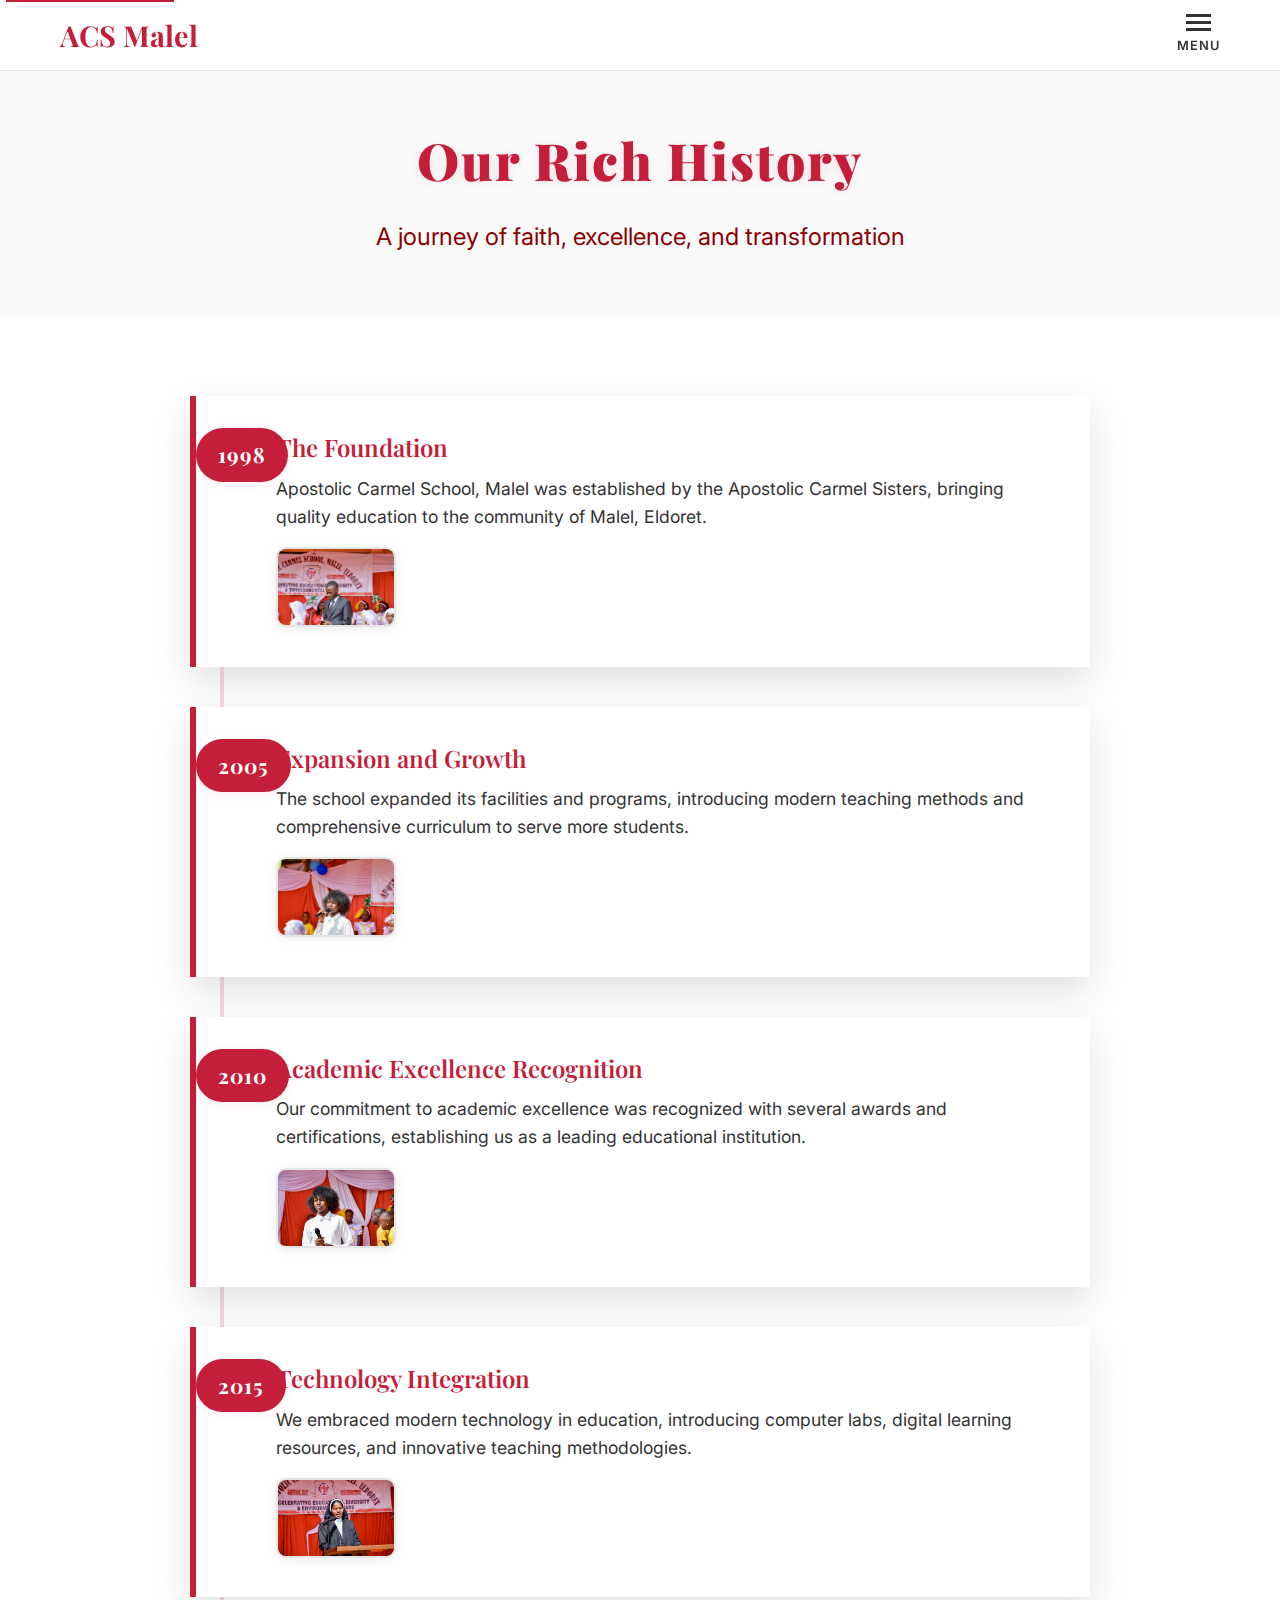
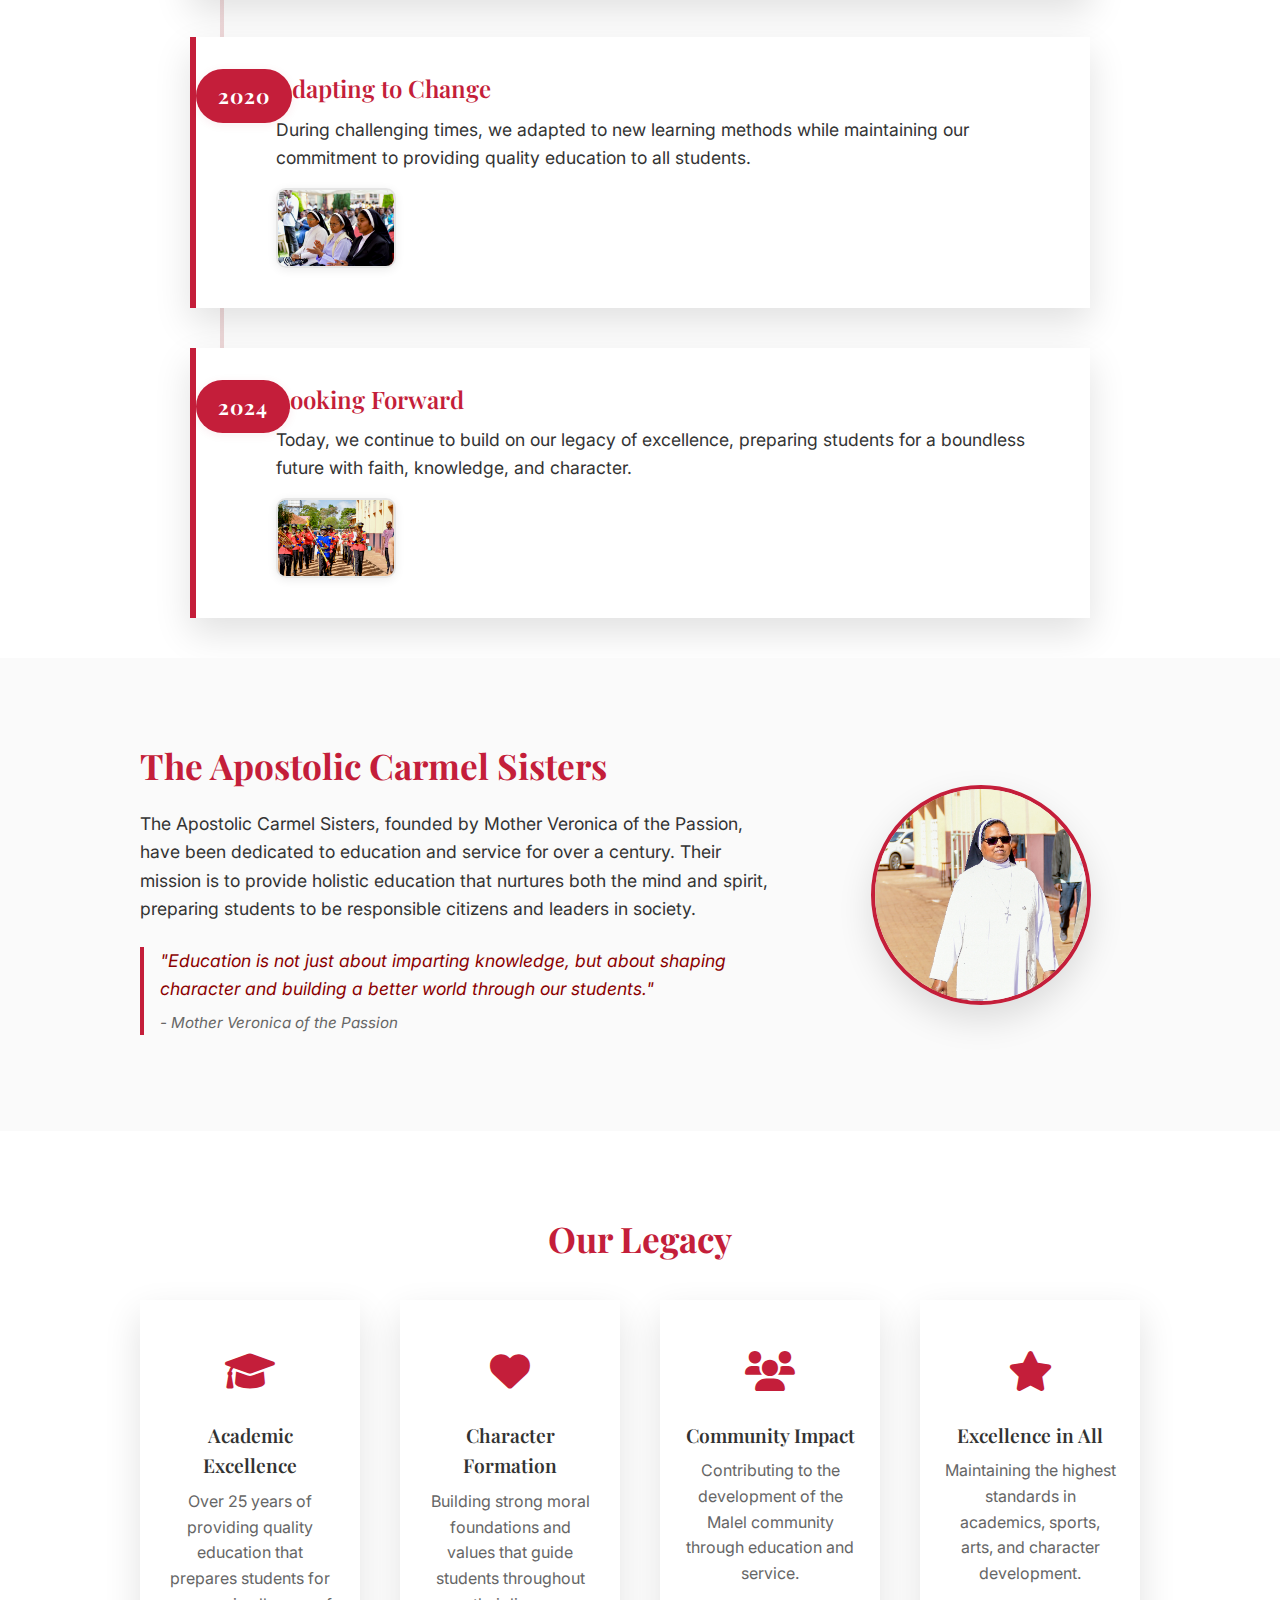
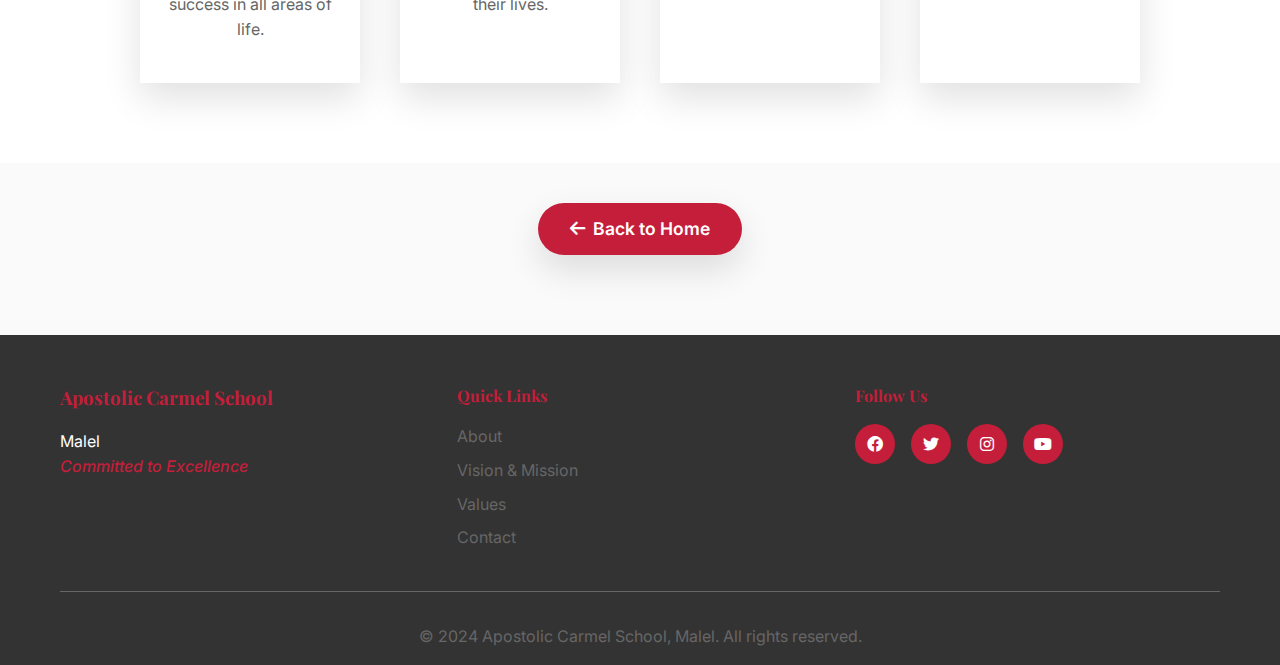
<file: history.html>
<!DOCTYPE html>
<html lang="en">
<head>
    <meta charset="UTF-8">
    <meta name="viewport" content="width=device-width, initial-scale=1.0">
    <title>Our History - Apostolic Carmel School, Malel</title>
    <link rel="stylesheet" href="css/styles.css">
    <link rel="preconnect" href="https://fonts.googleapis.com">
    <link rel="preconnect" href="https://fonts.gstatic.com" crossorigin>
    <link href="https://fonts.googleapis.com/css2?family=Playfair+Display:wght@400;600;700&family=Inter:wght@300;400;500;600;700&display=swap" rel="stylesheet">
    <link rel="stylesheet" href="https://cdnjs.cloudflare.com/ajax/libs/font-awesome/6.0.0/css/all.min.css">
</head>
<body>
    <!-- Navigation -->
    <nav class="navbar" id="navbar">
        <div class="nav-container">
            <div class="nav-logo">
                <h2>ACS Malel</h2>
            </div>
            <div class="hamburger-container">
                <div class="hamburger" id="hamburger">
                    <span class="bar"></span>
                    <span class="bar"></span>
                    <span class="bar"></span>
                </div>
                <span class="menu-label">MENU</span>
            </div>
        </div>
    </nav>

    <!-- Full-screen Navigation Overlay -->
    <div class="nav-overlay" id="nav-overlay">
        <div class="nav-overlay-content">
            <div class="nav-overlay-header">
                <h2>Apostolic Carmel School</h2>
                <p>Malel - Committed to Excellence</p>
            </div>
            <div class="nav-overlay-menu">
                <a href="index.html" class="nav-overlay-link">Home</a>
                <a href="index.html#about" class="nav-overlay-link">About Us</a>
                <a href="index.html#vision" class="nav-overlay-link">Vision & Mission</a>
                <a href="index.html#values" class="nav-overlay-link">Our Values</a>
                <a href="index.html#ac-stamp" class="nav-overlay-link">AC Stamp</a>
                <a href="index.html#carousel" class="nav-overlay-link">Gallery</a>
                <a href="index.html#highlight" class="nav-overlay-link">Educational Experience</a>
                <a href="index.html#news-events" class="nav-overlay-link">News & Events</a>
                <a href="index.html#contact" class="nav-overlay-link">Contact</a>
            </div>
            <div class="nav-overlay-school-levels">
                <h3 class="school-levels-title">School Levels</h3>
                <div class="school-levels-links">
                    <a href="#pre-primary" class="school-level-link">Pre-Primary</a>
                    <a href="#primary" class="school-level-link">Primary</a>
                    <a href="#junior-school" class="school-level-link">Junior School</a>
                </div>
            </div>
            <div class="nav-overlay-footer">
                <div class="contact-info">
                    <p>Malel, Eldoret</p>
                    <p>+254-731-051-100</p>
                    <p>info@acsmalel.edu</p>
                </div>
            </div>
        </div>
    </div>

    <!-- History Hero Section -->
    <section class="history-hero">
        <div class="history-hero-content">
            <h1 class="history-title">Our Rich History</h1>
            <p class="history-subtitle">A journey of faith, excellence, and transformation</p>
        </div>
    </section>

    <!-- Timeline Section -->
    <section class="timeline-section">
        <div class="container">
            <div class="timeline-container">
                <div class="timeline-item">
                    <div class="timeline-year">1998</div>
                    <div class="timeline-content">
                        <h3>The Foundation</h3>
                        <p>Apostolic Carmel School, Malel was established by the Apostolic Carmel Sisters, bringing quality education to the community of Malel, Eldoret.</p>
                        <div class="timeline-image">
                            <img src="media/img-114.jpg" alt="School Foundation">
                        </div>
                    </div>
                </div>

                <div class="timeline-item">
                    <div class="timeline-year">2005</div>
                    <div class="timeline-content">
                        <h3>Expansion and Growth</h3>
                        <p>The school expanded its facilities and programs, introducing modern teaching methods and comprehensive curriculum to serve more students.</p>
                        <div class="timeline-image">
                            <img src="media/img-115.jpg" alt="School Expansion">
                        </div>
                    </div>
                </div>

                <div class="timeline-item">
                    <div class="timeline-year">2010</div>
                    <div class="timeline-content">
                        <h3>Academic Excellence Recognition</h3>
                        <p>Our commitment to academic excellence was recognized with several awards and certifications, establishing us as a leading educational institution.</p>
                        <div class="timeline-image">
                            <img src="media/img-116.jpg" alt="Academic Recognition">
                        </div>
                    </div>
                </div>

                <div class="timeline-item">
                    <div class="timeline-year">2015</div>
                    <div class="timeline-content">
                        <h3>Technology Integration</h3>
                        <p>We embraced modern technology in education, introducing computer labs, digital learning resources, and innovative teaching methodologies.</p>
                        <div class="timeline-image">
                            <img src="media/img-131.jpg" alt="Technology Integration">
                        </div>
                    </div>
                </div>

                <div class="timeline-item">
                    <div class="timeline-year">2020</div>
                    <div class="timeline-content">
                        <h3>Adapting to Change</h3>
                        <p>During challenging times, we adapted to new learning methods while maintaining our commitment to providing quality education to all students.</p>
                        <div class="timeline-image">
                            <img src="media/img-259.jpg" alt="Adaptation">
                        </div>
                    </div>
                </div>

                <div class="timeline-item">
                    <div class="timeline-year">2024</div>
                    <div class="timeline-content">
                        <h3>Looking Forward</h3>
                        <p>Today, we continue to build on our legacy of excellence, preparing students for a boundless future with faith, knowledge, and character.</p>
                        <div class="timeline-image">
                            <img src="media/img-35.jpg" alt="Future Vision">
                        </div>
                    </div>
                </div>
            </div>
        </div>
    </section>

    <!-- Sisters Story Section -->
    <section class="sisters-story">
        <div class="container">
            <div class="sisters-content">
                <div class="sisters-text">
                    <h2 class="sisters-title">The Apostolic Carmel Sisters</h2>
                    <p class="sisters-description">
                        The Apostolic Carmel Sisters, founded by Mother Veronica of the Passion, have been dedicated to education and service for over a century. 
                        Their mission is to provide holistic education that nurtures both the mind and spirit, preparing students to be responsible citizens 
                        and leaders in society.
                    </p>
                    <blockquote class="sisters-quote">
                        "Education is not just about imparting knowledge, but about shaping character and building a better world through our students."
                        <cite>- Mother Veronica of the Passion</cite>
                    </blockquote>
                </div>
                <div class="sisters-image">
                    <img src="media/melina.jpg" alt="Apostolic Carmel Sisters" class="sisters-img">
                </div>
            </div>
        </div>
    </section>

    <!-- Legacy Section -->
    <section class="legacy-section">
        <div class="container">
            <div class="legacy-content">
                <h2 class="legacy-title">Our Legacy</h2>
                <div class="legacy-grid">
                    <div class="legacy-item">
                        <div class="legacy-icon">
                            <i class="fas fa-graduation-cap"></i>
                        </div>
                        <h3>Academic Excellence</h3>
                        <p>Over 25 years of providing quality education that prepares students for success in all areas of life.</p>
                    </div>
                    <div class="legacy-item">
                        <div class="legacy-icon">
                            <i class="fas fa-heart"></i>
                        </div>
                        <h3>Character Formation</h3>
                        <p>Building strong moral foundations and values that guide students throughout their lives.</p>
                    </div>
                    <div class="legacy-item">
                        <div class="legacy-icon">
                            <i class="fas fa-users"></i>
                        </div>
                        <h3>Community Impact</h3>
                        <p>Contributing to the development of the Malel community through education and service.</p>
                    </div>
                    <div class="legacy-item">
                        <div class="legacy-icon">
                            <i class="fas fa-star"></i>
                        </div>
                        <h3>Excellence in All</h3>
                        <p>Maintaining the highest standards in academics, sports, arts, and character development.</p>
                    </div>
                </div>
            </div>
        </div>
    </section>

    <!-- Back to Home -->
    <section class="back-to-home">
        <div class="container">
            <div class="back-content">
                <a href="index.html" class="back-btn">
                    <i class="fas fa-arrow-left"></i>
                    Back to Home
                </a>
            </div>
        </div>
    </section>

    <!-- Footer -->
    <footer class="footer">
        <div class="container">
            <div class="footer-content">
                <div class="footer-section">
                    <h3>Apostolic Carmel School</h3>
                    <p>Malel</p>
                    <p class="motto">Committed to Excellence</p>
                </div>
                <div class="footer-section">
                    <h4>Quick Links</h4>
                    <ul>
                        <li><a href="index.html#about">About</a></li>
                        <li><a href="index.html#vision">Vision & Mission</a></li>
                        <li><a href="index.html#values">Values</a></li>
                        <li><a href="index.html#contact">Contact</a></li>
                    </ul>
                </div>
                <div class="footer-section">
                    <h4>Follow Us</h4>
                    <div class="social-links">
                        <a href="#"><i class="fab fa-facebook"></i></a>
                        <a href="#"><i class="fab fa-twitter"></i></a>
                        <a href="#"><i class="fab fa-instagram"></i></a>
                        <a href="#"><i class="fab fa-youtube"></i></a>
                    </div>
                </div>
            </div>
            <div class="footer-bottom">
                <p>&copy; 2024 Apostolic Carmel School, Malel. All rights reserved.</p>
            </div>
        </div>
    </footer>

    <script src="js/script.js"></script>
</body>
</html>
</file>
<file: css/styles.css>
/* Reset and Base Styles */
* {
    margin: 0;
    padding: 0;
    box-sizing: border-box;
}

:root {
    --primary-red: #C41E3A;
    --dark-red: #8B0000;
    --light-red: #FF6B6B;
    --pure-white: #FFFFFF;
    --off-white: #FAFAFA;
    --black: #000000;
    --dark-gray: #333333;
    --light-gray: #666666;
    --border-gray: #E5E5E5;
    
    --font-primary: 'Playfair Display', serif;
    --font-secondary: 'Inter', sans-serif;
    
    --transition: all 0.4s cubic-bezier(0.25, 0.46, 0.45, 0.94);
    --shadow: 0 15px 35px rgba(0, 0, 0, 0.12);
    --shadow-hover: 0 25px 50px rgba(0, 0, 0, 0.18);
    --border-radius: 0px;
}

html {
    scroll-behavior: smooth;
}

body {
    font-family: var(--font-secondary);
    line-height: 1.6;
    color: var(--dark-gray);
    overflow-x: hidden;
}

.container {
    max-width: 1200px;
    margin: 0 auto;
    padding: 0 20px;
}

/* Navigation */
.navbar {
    position: fixed;
    top: 0;
    width: 100%;
    background: rgba(255, 255, 255, 0.95);
    backdrop-filter: blur(10px);
    z-index: 1000;
    transition: var(--transition);
    border-bottom: 1px solid var(--border-gray);
}

.navbar.scrolled {
    background: rgba(255, 255, 255, 0.98);
    box-shadow: var(--shadow);
}

.nav-container {
    max-width: 1200px;
    margin: 0 auto;
    padding: 0 20px;
    display: flex;
    justify-content: space-between;
    align-items: center;
    height: 70px;
}

.nav-logo h2 {
    font-family: var(--font-primary);
    color: var(--primary-red);
    font-size: 1.8rem;
    font-weight: 700;
}

.hamburger-container {
    display: flex;
    flex-direction: column;
    align-items: center;
    cursor: pointer;
    transition: var(--transition);
}

.hamburger-container:hover {
    transform: scale(1.05);
}

.hamburger {
    display: flex;
    flex-direction: column;
    cursor: pointer;
    gap: 4px;
    margin-bottom: 5px;
}

.bar {
    width: 25px;
    height: 3px;
    background: var(--dark-gray);
    transition: var(--transition);
}

.hamburger.active .bar:nth-child(1) {
    transform: rotate(45deg) translate(5px, 5px);
}

.hamburger.active .bar:nth-child(2) {
    opacity: 0;
}

.hamburger.active .bar:nth-child(3) {
    transform: rotate(-45deg) translate(7px, -6px);
}

.menu-label {
    font-size: 0.8rem;
    font-weight: 600;
    color: var(--dark-gray);
    letter-spacing: 1px;
    text-transform: uppercase;
}

/* Quarter-screen Navigation Overlay - Wellington College Style */
.nav-overlay {
    position: fixed;
    top: 0;
    right: 0;
    width: 50%;
    height: 100%;
    background: linear-gradient(135deg, rgba(0, 0, 0, 0.98), rgba(20, 20, 20, 0.95));
    backdrop-filter: blur(20px);
    z-index: 2000;
    display: flex;
    flex-direction: column;
    justify-content: center;
    opacity: 0;
    visibility: hidden;
    transform: translateX(100%);
    transition: all 0.6s cubic-bezier(0.25, 0.46, 0.45, 0.94);
    border-left: 1px solid rgba(196, 30, 58, 0.3);
}

.nav-overlay.active {
    opacity: 1;
    visibility: visible;
    transform: translateX(0);
}

.nav-overlay-content {
    color: var(--pure-white);
    padding: 4rem 3rem;
    height: 100%;
    display: flex;
    flex-direction: column;
    justify-content: center;
}

.nav-overlay-header {
    margin-bottom: 4rem;
    border-bottom: 1px solid rgba(196, 30, 58, 0.2);
    padding-bottom: 2rem;
}

.nav-overlay-header h2 {
    font-family: var(--font-primary);
    font-size: 2.5rem;
    color: var(--primary-red);
    margin-bottom: 0.5rem;
    opacity: 0;
    transform: translateX(50px);
    transition: all 0.8s cubic-bezier(0.25, 0.46, 0.45, 0.94) 0.2s;
    font-weight: 600;
    letter-spacing: 1px;
}

.nav-overlay.active .nav-overlay-header h2 {
    opacity: 1;
    transform: translateX(0);
}

.nav-overlay-header p {
    font-size: 1rem;
    color: rgba(255, 255, 255, 0.8);
    font-weight: 300;
    letter-spacing: 2px;
    text-transform: uppercase;
    opacity: 0;
    transform: translateX(50px);
    transition: all 0.8s cubic-bezier(0.25, 0.46, 0.45, 0.94) 0.4s;
}

.nav-overlay.active .nav-overlay-header p {
    opacity: 1;
    transform: translateX(0);
}

.nav-overlay-menu {
    display: flex;
    flex-direction: column;
    gap: 0.5rem;
    margin-bottom: 3rem;
}

.nav-overlay-link {
    color: var(--pure-white);
    text-decoration: none;
    font-size: 1.8rem;
    font-weight: 400;
    padding: 1.2rem 0;
    border-left: 3px solid transparent;
    padding-left: 2rem;
    transition: all 0.4s cubic-bezier(0.25, 0.46, 0.45, 0.94);
    opacity: 0;
    transform: translateX(50px);
    position: relative;
    font-family: var(--font-primary);
}

.nav-overlay-link:nth-child(1) { transition-delay: 0.6s; }
.nav-overlay-link:nth-child(2) { transition-delay: 0.7s; }
.nav-overlay-link:nth-child(3) { transition-delay: 0.8s; }
.nav-overlay-link:nth-child(4) { transition-delay: 0.9s; }
.nav-overlay-link:nth-child(5) { transition-delay: 1.0s; }
.nav-overlay-link:nth-child(6) { transition-delay: 1.1s; }
.nav-overlay-link:nth-child(7) { transition-delay: 1.2s; }
.nav-overlay-link:nth-child(8) { transition-delay: 1.3s; }

.nav-overlay.active .nav-overlay-link {
    opacity: 1;
    transform: translateX(0);
}

.nav-overlay-link:hover {
    border-left-color: var(--primary-red);
    color: var(--primary-red);
    transform: translateX(10px);
    background: rgba(196, 30, 58, 0.05);
}

.nav-overlay-link::before {
    content: '';
    position: absolute;
    left: 0;
    top: 0;
    height: 100%;
    width: 0;
    background: var(--primary-red);
    transition: width 0.3s ease;
    z-index: -1;
}

.nav-overlay-link:hover::before {
    width: 100%;
}

.nav-overlay-school-levels {
    margin-top: 3rem;
    padding-top: 2rem;
    border-top: 1px solid rgba(196, 30, 58, 0.2);
    opacity: 0;
    transform: translateX(50px);
    transition: all 0.8s cubic-bezier(0.25, 0.46, 0.45, 0.94) 1.4s;
}

.nav-overlay.active .nav-overlay-school-levels {
    opacity: 1;
    transform: translateX(0);
}

.school-levels-title {
    font-family: var(--font-primary);
    font-size: 1.5rem;
    color: var(--primary-red);
    margin-bottom: 1.5rem;
    font-weight: 600;
    letter-spacing: 1px;
}

.school-levels-links {
    display: flex;
    flex-direction: column;
    gap: 0.8rem;
}

.school-level-link {
    color: var(--pure-white);
    text-decoration: none;
    font-size: 1.2rem;
    font-weight: 400;
    padding: 0.8rem 0;
    border-left: 3px solid transparent;
    padding-left: 1.5rem;
    transition: all 0.4s cubic-bezier(0.25, 0.46, 0.45, 0.94);
    position: relative;
    font-family: var(--font-secondary);
}

.school-level-link:hover {
    border-left-color: var(--primary-red);
    color: var(--primary-red);
    transform: translateX(10px);
    background: rgba(196, 30, 58, 0.05);
}

.school-level-link::before {
    content: '';
    position: absolute;
    left: 0;
    top: 0;
    height: 100%;
    width: 0;
    background: var(--primary-red);
    transition: width 0.3s ease;
    z-index: -1;
}

.school-level-link:hover::before {
    width: 100%;
}

.nav-overlay-footer {
    opacity: 0;
    transform: translateY(30px);
    transition: all 0.6s ease 1.4s;
}

.nav-overlay.active .nav-overlay-footer {
    opacity: 1;
    transform: translateY(0);
}

.contact-info p {
    margin: 0.5rem 0;
    color: var(--light-gray);
}

/* Hero Section */
.hero {
    height: 100vh;
    position: relative;
    display: flex;
    align-items: center;
    justify-content: center;
    overflow: hidden;
}

.video-container {
    position: absolute;
    top: 0;
    left: 0;
    width: 100%;
    height: 100%;
    z-index: -2;
}

.hero-video {
    width: 100%;
    height: 100%;
    object-fit: cover;
}

.video-overlay {
    position: absolute;
    top: 0;
    left: 0;
    width: 100%;
    height: 100%;
    background: linear-gradient(135deg, rgba(0, 0, 0, 0.4), rgba(196, 30, 58, 0.3));
    z-index: -1;
}

.video-controls {
    position: absolute;
    bottom: 30px;
    right: 30px;
    z-index: 2;
    display: flex;
    gap: 10px;
}

.video-play-btn,
.video-pause-btn {
    width: 50px;
    height: 50px;
    background: rgba(0, 0, 0, 0.7);
    border: 2px solid var(--pure-white);
    border-radius: var(--border-radius);
    color: var(--pure-white);
    font-size: 1.2rem;
    cursor: pointer;
    transition: var(--transition);
    display: flex;
    align-items: center;
    justify-content: center;
    backdrop-filter: blur(10px);
}

.video-play-btn:hover,
.video-pause-btn:hover {
    background: var(--primary-red);
    border-color: var(--primary-red);
    transform: scale(1.1);
}

.hero-content {
    text-align: center;
    color: var(--pure-white);
    z-index: 1;
    animation: fadeInUp 1s ease-out;
}

.hero-title {
    font-family: var(--font-primary);
    font-size: 5.5rem;
    font-weight: 700;
    margin-bottom: 0.5rem;
    text-shadow: 4px 4px 16px rgba(0, 0, 0, 0.8), 0 0 30px rgba(0, 0, 0, 0.6), 2px 2px 4px rgba(196, 30, 58, 0.3);
    letter-spacing: 3px;
    line-height: 1.1;
    color: var(--pure-white);
    background: linear-gradient(135deg, rgba(255, 255, 255, 0.9), rgba(255, 255, 255, 0.7));
    -webkit-background-clip: text;
    -webkit-text-fill-color: transparent;
    background-clip: text;
    animation: fadeInUp 1.2s ease-out;
}

.hero-subtitle {
    font-family: var(--font-primary);
    font-size: 3.2rem;
    font-weight: 500;
    margin-bottom: 1rem;
    color: var(--pure-white);
    letter-spacing: 2px;
    text-shadow: 3px 3px 10px rgba(0, 0, 0, 0.7), 0 0 20px rgba(0, 0, 0, 0.5);
    animation: fadeInUp 1.4s ease-out;
}

.hero-motto {
    font-size: 2rem;
    font-weight: 500;
    margin-bottom: 3rem;
    letter-spacing: 5px;
    text-transform: uppercase;
    text-shadow: 3px 3px 8px rgba(0, 0, 0, 0.7), 0 0 15px rgba(0, 0, 0, 0.5);
    position: relative;
    color: var(--pure-white);
    animation: fadeInUp 1.6s ease-out;
}

.hero-motto::after {
    content: '';
    position: absolute;
    bottom: -10px;
    left: 50%;
    transform: translateX(-50%);
    width: 100px;
    height: 2px;
    background: var(--pure-white);
    animation: pulse 2s infinite;
}

.hero-buttons {
    display: flex;
    gap: 1rem;
    justify-content: center;
    flex-wrap: wrap;
}

.btn {
    display: inline-block;
    padding: 15px 35px;
    text-decoration: none;
    border-radius: var(--border-radius);
    font-weight: 600;
    transition: var(--transition);
    text-transform: uppercase;
    letter-spacing: 2px;
    font-size: 0.9rem;
    position: relative;
    overflow: hidden;
    border: 2px solid transparent;
}

.btn-primary {
    background: var(--primary-red);
    color: var(--pure-white);
    border: 2px solid var(--primary-red);
    position: relative;
    overflow: hidden;
}

.btn-primary::before {
    content: '';
    position: absolute;
    top: 0;
    left: -100%;
    width: 100%;
    height: 100%;
    background: linear-gradient(90deg, transparent, rgba(255, 255, 255, 0.2), transparent);
    transition: left 0.5s;
}

.btn-primary:hover::before {
    left: 100%;
}

.btn-primary:hover {
    background: var(--dark-red);
    border-color: var(--dark-red);
    transform: translateY(-3px);
    box-shadow: 0 10px 25px rgba(196, 30, 58, 0.3);
}

.btn-secondary {
    background: transparent;
    color: var(--pure-white);
    border: 2px solid var(--pure-white);
    position: relative;
    overflow: hidden;
}

.btn-secondary::before {
    content: '';
    position: absolute;
    top: 0;
    left: -100%;
    width: 100%;
    height: 100%;
    background: var(--pure-white);
    transition: left 0.5s;
    z-index: -1;
}

.btn-secondary:hover::before {
    left: 0;
}

.btn-secondary:hover {
    color: var(--primary-red);
    transform: translateY(-3px);
    box-shadow: 0 10px 25px rgba(255, 255, 255, 0.3);
}

.scroll-indicator {
    position: absolute;
    bottom: 30px;
    left: 50%;
    transform: translateX(-50%);
    animation: bounce 2s infinite;
}

.scroll-arrow {
    width: 20px;
    height: 20px;
    border-right: 2px solid var(--pure-white);
    border-bottom: 2px solid var(--pure-white);
    transform: rotate(45deg);
}

/* Section Styles with Seamless Transitions */
section {
    padding: 100px 0;
    position: relative;
    overflow: hidden;
}

section::before {
    content: '';
    position: absolute;
    top: 0;
    left: 0;
    width: 100%;
    height: 1px;
    background: linear-gradient(90deg, transparent, var(--primary-red), transparent);
    opacity: 0;
    transition: opacity 0.6s ease;
}

section:hover::before {
    opacity: 1;
}

/* Smooth section transitions */
section:nth-child(even) {
    background: var(--off-white);
}

section:nth-child(odd) {
    background: var(--pure-white);
}

.section-header {
    text-align: center;
    margin-bottom: 4rem;
}

.section-title {
    font-family: var(--font-primary);
    font-size: 3.5rem;
    color: var(--dark-gray);
    margin-bottom: 1.5rem;
    position: relative;
    font-weight: 600;
    letter-spacing: 1px;
    line-height: 1.2;
}

.section-title::after {
    content: '';
    position: absolute;
    bottom: -15px;
    left: 50%;
    transform: translateX(-50%);
    width: 80px;
    height: 4px;
    background: linear-gradient(90deg, transparent, var(--primary-red), transparent);
    transition: width 0.6s ease;
}

.section-title:hover::after {
    width: 120px;
}

.section-subtitle {
    font-size: 1.2rem;
    color: var(--light-gray);
    font-weight: 300;
}

/* About Section */
.about {
    background: var(--off-white);
}

.about-content {
    display: grid;
    grid-template-columns: 1fr 1fr;
    gap: 4rem;
    align-items: center;
}

.about-description {
    font-size: 1.1rem;
    line-height: 1.8;
    margin-bottom: 2rem;
    color: var(--light-gray);
}

.about-actions {
    display: flex;
    gap: 1.5rem;
    margin-bottom: 3rem;
    align-items: center;
}

.read-more-btn {
    background: var(--primary-red);
    color: var(--pure-white);
    border: none;
    padding: 12px 30px;
    border-radius: var(--border-radius);
    font-size: 1rem;
    font-weight: 600;
    text-transform: uppercase;
    letter-spacing: 1px;
    cursor: pointer;
    transition: var(--transition);
    box-shadow: var(--shadow);
}

.read-more-btn:hover {
    background: var(--dark-red);
    transform: translateY(-2px);
    box-shadow: var(--shadow-hover);
}

.history-link {
    color: var(--primary-red);
    text-decoration: none;
    font-weight: 600;
    font-size: 1rem;
    text-transform: uppercase;
    letter-spacing: 1px;
    transition: var(--transition);
    display: inline-flex;
    align-items: center;
    gap: 0.5rem;
    padding: 12px 0;
    border-bottom: 2px solid transparent;
}

.history-link:hover {
    color: var(--dark-red);
    border-bottom-color: var(--dark-red);
    transform: translateX(5px);
}

.history-link i {
    transition: var(--transition);
}

.history-link:hover i {
    transform: translateX(3px);
}

.stats {
    display: grid;
    grid-template-columns: repeat(3, 1fr);
    gap: 2rem;
}

.stat-item {
    text-align: center;
    padding: 2rem;
    background: var(--pure-white);
    border-radius: var(--border-radius);
    box-shadow: var(--shadow);
    transition: var(--transition);
    border: 1px solid rgba(196, 30, 58, 0.1);
}

.stat-item:hover {
    transform: translateY(-5px);
    box-shadow: var(--shadow-hover);
}

.stat-item h3 {
    font-size: 2.5rem;
    color: var(--primary-red);
    font-weight: 700;
    margin-bottom: 0.5rem;
}

.stat-item p {
    color: var(--light-gray);
    font-weight: 500;
}

.about-image {
    display: flex;
    justify-content: center;
    align-items: center;
}

.image-placeholder {
    width: 300px;
    height: 300px;
    background: var(--primary-red);
    border-radius: var(--border-radius);
    display: flex;
    flex-direction: column;
    align-items: center;
    justify-content: center;
    color: var(--pure-white);
    font-size: 4rem;
    box-shadow: var(--shadow);
    transition: var(--transition);
    border: 2px solid rgba(255, 255, 255, 0.1);
}

.image-placeholder:hover {
    transform: scale(1.05);
    box-shadow: var(--shadow-hover);
}

/* Auto-carousel in About Section */
.auto-carousel {
    width: 100%;
    height: 400px;
    position: relative;
    overflow: hidden;
    border-radius: var(--border-radius);
    box-shadow: var(--shadow);
    border: 2px solid rgba(196, 30, 58, 0.1);
}

/* History Page Styles */
.history-hero {
    background: linear-gradient(120deg, var(--primary-red) 0%, var(--dark-red) 100%);
    color: var(--pure-white);
    padding: 120px 0 60px 0;
    text-align: center;
    position: relative;
    box-shadow: var(--shadow);
}
.history-hero-content {
    max-width: 700px;
    margin: 0 auto;
        /* animation removed for instant appearance */
}
.history-title {
    font-family: var(--font-primary);
    font-size: 3.2rem;
    font-weight: 900;
    margin-bottom: 1rem;
    letter-spacing: 2px;
    color: var(--primary-red);
    text-shadow: 0 2px 12px rgba(196,30,58,0.10);
}
.history-subtitle {
    font-size: 1.5rem;
    font-weight: 400;
    color: var(--dark-red);
    opacity: 1;
}

.timeline-section {
    background: var(--off-white);
    padding: 80px 0 40px 0;
}
.timeline-container {
    display: flex;
    flex-direction: column;
    gap: 40px;
    position: relative;
    margin: 0 auto;
    max-width: 900px;
}
.timeline-container::before {
    content: '';
    position: absolute;
    left: 30px;
    top: 0;
    width: 4px;
    height: 100%;
    background: linear-gradient(180deg, var(--primary-red), var(--dark-red));
    border-radius: 2px;
    opacity: 0.15;
}
.timeline-item {
    display: flex;
    align-items: flex-start;
    gap: 32px;
    position: relative;
    background: var(--pure-white);
    border-radius: var(--border-radius);
    box-shadow: var(--shadow);
    padding: 32px 32px 32px 80px;
    transition: var(--transition);
    border-left: 6px solid var(--primary-red);
    /* animation removed for instant appearance */
}
.timeline-item:hover {
    box-shadow: var(--shadow-hover);
    border-left: 6px solid var(--dark-red);
    transform: translateY(-4px) scale(1.01);
}
.timeline-year {
    position: absolute;
    left: 0;
    top: 32px;
    background: var(--primary-red);
    color: var(--pure-white);
    font-family: var(--font-primary);
    font-size: 1.3rem;
    font-weight: 700;
    padding: 10px 22px;
    border-radius: 30px;
    box-shadow: 0 2px 10px rgba(196,30,58,0.08);
    .history-title {
        font-family: var(--font-primary);
        font-size: 3.2rem;
        font-weight: 900;
        margin-bottom: 1rem;
        letter-spacing: 2px;
        color: var(--pure-white);
        text-shadow: 0 2px 12px rgba(0,0,0,0.18);
    }
    letter-spacing: 1px;
    z-index: 2;
}
.timeline-content h3 {
    font-family: var(--font-primary);
    font-size: 1.5rem;
    color: var(--primary-red);
    margin-bottom: 0.5rem;
    font-weight: 600;
}
.timeline-content p {
    color: var(--dark-gray);
    font-size: 1.1rem;
    margin-bottom: 0.7rem;
}
.timeline-image {
    margin-top: 1rem;
}
.timeline-image img {
    width: 120px;
    height: 80px;
    object-fit: cover;
    border-radius: 10px;
    box-shadow: 0 2px 10px rgba(0,0,0,0.08);
    border: 2px solid var(--border-gray);
}

/* Sisters Story Section */
.sisters-story {
    background: var(--pure-white);
    padding: 80px 0;
}
.sisters-content {
    display: flex;
    gap: 48px;
    align-items: center;
    max-width: 1000px;
    margin: 0 auto;
    flex-wrap: wrap;
}
.sisters-text {
    flex: 2;
}
.sisters-title {
    font-family: var(--font-primary);
    color: var(--primary-red);
    font-size: 2.2rem;
    margin-bottom: 1rem;
    font-weight: 700;
}
.sisters-description {
    font-size: 1.1rem;
    color: var(--dark-gray);
    margin-bottom: 1.5rem;
}
.sisters-quote {
    font-style: italic;
    color: var(--dark-red);
    border-left: 4px solid var(--primary-red);
    padding-left: 1rem;
    margin-bottom: 1rem;
    font-size: 1.1rem;
}
.sisters-quote cite {
    display: block;
    margin-top: 0.5rem;
    font-size: 0.95rem;
    color: var(--light-gray);
}
.sisters-image {
    flex: 1;
    display: flex;
    justify-content: center;
    align-items: center;
}
.sisters-img {
    width: 220px;
    height: 220px;
    object-fit: cover;
    border-radius: 50%;
    box-shadow: var(--shadow);
    border: 4px solid var(--primary-red);
}

/* Legacy Section */
.legacy-section {
    background: var(--off-white);
    padding: 80px 0;
}
.legacy-content {
    max-width: 1000px;
    margin: 0 auto;
    text-align: center;
}
.legacy-title {
    font-family: var(--font-primary);
    color: var(--primary-red);
    font-size: 2.2rem;
    margin-bottom: 2rem;
    font-weight: 700;
}
.legacy-grid {
    display: grid;
    grid-template-columns: repeat(auto-fit, minmax(220px, 1fr));
    gap: 2.5rem;
    margin-top: 2rem;
}
.legacy-item {
    background: var(--pure-white);
    border-radius: var(--border-radius);
    box-shadow: var(--shadow);
    padding: 2.5rem 1.5rem;
    transition: var(--transition);
    display: flex;
    flex-direction: column;
    align-items: center;
}
.legacy-item:hover {
    box-shadow: var(--shadow-hover);
    transform: translateY(-5px) scale(1.03);
}
.legacy-icon {
    font-size: 2.5rem;
    color: var(--primary-red);
    margin-bottom: 1rem;
}
.legacy-item h3 {
    font-family: var(--font-primary);
    font-size: 1.2rem;
    color: var(--dark-gray);
    margin-bottom: 0.5rem;
    font-weight: 600;
}
.legacy-item p {
    color: var(--light-gray);
    font-size: 1rem;
}

/* Back to Home Button */
.back-to-home {
    background: var(--pure-white);
    padding: 40px 0 80px 0;
    text-align: center;
}
.back-btn {
    display: inline-flex;
    align-items: center;
    gap: 0.5rem;
    background: var(--primary-red);
    color: var(--pure-white);
    font-size: 1.1rem;
    font-weight: 600;
    padding: 12px 32px;
    border-radius: 30px;
    text-decoration: none;
    box-shadow: var(--shadow);
    transition: var(--transition);
    border: none;
}
.back-btn:hover {
    background: var(--dark-red);
    color: var(--pure-white);
    transform: translateY(-2px) scale(1.03);
    box-shadow: var(--shadow-hover);
}

@media (max-width: 900px) {
    .timeline-item {
        flex-direction: column;
        padding: 32px 24px 32px 60px;
    }
    .timeline-year {
        top: 16px;
        padding: 8px 16px;
        font-size: 1.1rem;
    }
    .sisters-content {
        flex-direction: column;
        gap: 32px;
    }
}

@media (max-width: 600px) {
    .history-title {
        font-size: 2rem;
    }
    .timeline-section {
        padding: 40px 0 20px 0;
    }
    .timeline-item {
        padding: 24px 10px 24px 40px;
    }
    .timeline-year {
        left: -10px;
        top: 10px;
        padding: 6px 10px;
        font-size: 1rem;
    }
    .sisters-img {
        width: 140px;
        height: 140px;
    }
    .legacy-title {
        font-size: 1.3rem;
    }
    .legacy-grid {
        gap: 1rem;
    }
    .back-btn {
        padding: 10px 18px;
        font-size: 1rem;
    }
}

.auto-carousel-track {
    display: flex;
    width: 100%;
    height: 100%;
    animation: autoSlide 20s infinite linear;
}

.auto-carousel-slide {
    flex: 0 0 100%;
    height: 100%;
    position: relative;
}

.auto-carousel-img {
    width: 100%;
    height: 100%;
    object-fit: cover;
    transition: var(--transition);
}

.auto-carousel:hover .auto-carousel-track {
    animation-play-state: paused;
}

.auto-carousel:hover .auto-carousel-img {
    transform: scale(1.05);
}

@keyframes autoSlide {
    0% { transform: translateX(0); }
    16.66% { transform: translateX(-100%); }
    33.33% { transform: translateX(-200%); }
    50% { transform: translateX(-300%); }
    66.66% { transform: translateX(-400%); }
    83.33% { transform: translateX(-500%); }
    100% { transform: translateX(-600%); }
}

.image-placeholder p {
    font-size: 1.2rem;
    margin-top: 1rem;
    font-weight: 500;
}

/* Vision & Mission Section */
.vision-mission {
    background: var(--pure-white);
}

.vision-content {
    display: grid;
    grid-template-columns: 1fr 1fr;
    gap: 3rem;
}

.vision-card,
.mission-card {
    background: var(--off-white);
    padding: 3rem;
    border-radius: var(--border-radius);
    text-align: center;
    box-shadow: var(--shadow);
    transition: var(--transition);
    position: relative;
    overflow: hidden;
    border: 1px solid rgba(196, 30, 58, 0.1);
}

.vision-card::before,
.mission-card::before {
    content: '';
    position: absolute;
    top: 0;
    left: 0;
    width: 100%;
    height: 5px;
    background: var(--primary-red);
}

.vision-card:hover,
.mission-card:hover {
    transform: translateY(-10px);
    box-shadow: var(--shadow-hover);
}

.card-icon {
    width: 80px;
    height: 80px;
    background: var(--primary-red);
    border-radius: var(--border-radius);
    display: flex;
    align-items: center;
    justify-content: center;
    margin: 0 auto 2rem;
    color: var(--pure-white);
    font-size: 2rem;
    border: 2px solid rgba(255, 255, 255, 0.2);
}

.vision-card h3,
.mission-card h3 {
    font-family: var(--font-primary);
    font-size: 2rem;
    color: var(--dark-gray);
    margin-bottom: 1.5rem;
}

.vision-card p,
.mission-card p {
    font-size: 1.1rem;
    line-height: 1.8;
    color: var(--light-gray);
}

/* Core Values Section - UMS-Wright Style */
.core-values {
    background: var(--pure-white);
    padding: 120px 0;
}

.core-values-container {
    max-width: 1400px;
    margin: 0 auto;
}

.core-value-item {
    margin-bottom: 80px;
    opacity: 0;
    transform: translateY(50px);
    transition: all 0.8s cubic-bezier(0.25, 0.46, 0.45, 0.94);
}

.core-value-item.visible {
    opacity: 1;
    transform: translateY(0);
}

.core-value-content {
    display: grid;
    grid-template-columns: 1fr 1fr;
    gap: 4rem;
    align-items: center;
    min-height: 400px;
}

.core-value-text {
    padding: 2rem;
}

.core-value-title {
    font-family: var(--font-primary);
    font-size: 2.5rem;
    color: var(--dark-gray);
    margin-bottom: 1.5rem;
    font-weight: 600;
    line-height: 1.2;
    position: relative;
}

.core-value-title::after {
    content: '';
    position: absolute;
    bottom: -10px;
    left: 0;
    width: 60px;
    height: 4px;
    background: var(--primary-red);
    transition: width 0.6s ease;
}

.core-value-item:hover .core-value-title::after {
    width: 100px;
}

.core-value-description {
    font-size: 1.2rem;
    color: var(--light-gray);
    line-height: 1.8;
    margin-bottom: 2rem;
}

.core-value-images {
    display: grid;
    grid-template-columns: 1fr 1fr;
    gap: 1.5rem;
    height: 350px;
}

.core-value-image {
    position: relative;
    overflow: hidden;
    border-radius: 8px;
    box-shadow: var(--shadow);
    transition: var(--transition);
}

.core-value-image:hover {
    transform: translateY(-5px);
    box-shadow: var(--shadow-hover);
}

.core-img {
    width: 100%;
    height: 100%;
    object-fit: cover;
    transition: var(--transition);
}

.core-value-image:hover .core-img {
    transform: scale(1.1);
}

/* Alternate layout for even items */
.core-value-item:nth-child(even) .core-value-content {
    grid-template-columns: 1fr 1fr;
}

.core-value-item:nth-child(even) .core-value-text {
    order: 2;
}

.core-value-item:nth-child(even) .core-value-images {
    order: 1;
}

/* AC Stamp Section */
.ac-stamp {
    background: var(--pure-white);
}

.stamp-content {
    display: grid;
    grid-template-columns: 1fr 2fr;
    gap: 4rem;
    align-items: center;
}

.stamp-visual {
    display: flex;
    justify-content: center;
    align-items: center;
}

.stamp-circle {
    width: 300px;
    height: 300px;
    border: 8px solid var(--primary-red);
    border-radius: 50%;
    display: flex;
    align-items: center;
    justify-content: center;
    position: relative;
    animation: rotate 20s linear infinite;
}

.stamp-center {
    text-align: center;
    color: var(--primary-red);
}

.stamp-center h3 {
    font-family: var(--font-primary);
    font-size: 3rem;
    font-weight: 700;
    margin-bottom: 0.5rem;
}

.stamp-center p {
    font-size: 1.2rem;
    font-weight: 500;
    text-transform: uppercase;
    letter-spacing: 2px;
}

.stamp-values {
    display: grid;
    grid-template-columns: repeat(auto-fit, minmax(250px, 1fr));
    gap: 2rem;
}

.stamp-item {
    display: flex;
    align-items: center;
    gap: 1rem;
    padding: 1.5rem;
    background: var(--off-white);
    border-radius: 15px;
    transition: var(--transition);
}

.stamp-item:hover {
    transform: translateX(10px);
    box-shadow: var(--shadow);
}

.stamp-icon {
    width: 50px;
    height: 50px;
    background: var(--primary-red);
    border-radius: 50%;
    display: flex;
    align-items: center;
    justify-content: center;
    color: var(--pure-white);
    font-size: 1.2rem;
    flex-shrink: 0;
}

.stamp-item h4 {
    font-family: var(--font-primary);
    color: var(--dark-gray);
    margin-bottom: 0.5rem;
}

.stamp-item p {
    color: var(--light-gray);
    font-size: 0.9rem;
}

/* Image Carousel Section */
.image-carousel {
    background: var(--pure-white);
    padding: 100px 0;
    overflow: hidden;
}

.carousel-container {
    position: relative;
    max-width: 1400px;
    margin: 0 auto;
    padding: 0 20px;
}

.carousel-track {
    display: flex;
    transition: transform 0.5s ease;
    gap: 2rem;
}

.carousel-slide {
    flex: 0 0 400px;
    position: relative;
    border-radius: var(--border-radius);
    overflow: hidden;
    box-shadow: var(--shadow);
    transition: var(--transition);
    border: 1px solid rgba(196, 30, 58, 0.1);
}

.carousel-slide:hover {
    transform: translateY(-10px);
    box-shadow: var(--shadow-hover);
}

.carousel-image {
    width: 100%;
    height: 300px;
    object-fit: cover;
    transition: var(--transition);
}

.carousel-slide:hover .carousel-image {
    transform: scale(1.1);
}

.carousel-overlay {
    position: absolute;
    bottom: 0;
    left: 0;
    right: 0;
    background: linear-gradient(transparent, rgba(0, 0, 0, 0.8));
    color: var(--pure-white);
    padding: 2rem;
    transform: translateY(100%);
    transition: var(--transition);
}

.carousel-slide:hover .carousel-overlay {
    transform: translateY(0);
}

.carousel-overlay h3 {
    font-family: var(--font-primary);
    font-size: 1.5rem;
    margin-bottom: 0.5rem;
}

.carousel-overlay p {
    font-size: 1rem;
    opacity: 0.9;
}

.carousel-controls {
    position: absolute;
    top: 50%;
    transform: translateY(-50%);
    width: 100%;
    display: flex;
    justify-content: space-between;
    pointer-events: none;
}

.carousel-btn {
    width: 60px;
    height: 60px;
    background: var(--primary-red);
    border: 2px solid rgba(255, 255, 255, 0.2);
    border-radius: var(--border-radius);
    color: var(--pure-white);
    font-size: 1.5rem;
    cursor: pointer;
    transition: var(--transition);
    pointer-events: all;
    display: flex;
    align-items: center;
    justify-content: center;
}

.carousel-btn:hover {
    background: var(--dark-red);
    transform: scale(1.1);
}

.carousel-btn.prev {
    left: -30px;
}

.carousel-btn.next {
    right: -30px;
}

.carousel-indicators {
    display: flex;
    justify-content: center;
    gap: 1rem;
    margin-top: 2rem;
}

.carousel-indicator {
    width: 12px;
    height: 12px;
    border-radius: var(--border-radius);
    background: var(--border-gray);
    cursor: pointer;
    transition: var(--transition);
    border: 1px solid rgba(196, 30, 58, 0.2);
}

.carousel-indicator.active {
    background: var(--primary-red);
    transform: scale(1.2);
}

/* Highlight Section - UMS-Wright Style */
.highlight-section {
    background: var(--off-white);
    padding: 120px 0;
    overflow: hidden;
}

.highlight-container {
    max-width: 100%;
    margin: 0 auto;
}

.highlight-text {
    text-align: center;
    margin-bottom: 5rem;
    max-width: 1000px;
    margin-left: auto;
    margin-right: auto;
    padding: 0 2rem;
}

.highlight-title {
    font-family: var(--font-primary);
    font-size: 4rem;
    color: var(--dark-gray);
    margin-bottom: 2rem;
    line-height: 1.2;
    font-weight: 600;
}

.highlight-subtitle {
    font-size: 1.4rem;
    color: var(--light-gray);
    line-height: 1.8;
    font-weight: 300;
}

.highlight-images-row {
    display: flex;
    width: 100%;
    height: 500px;
}

.highlight-image-item {
    flex: 1;
    position: relative;
    overflow: hidden;
    transition: var(--transition);
    cursor: pointer;
}

.highlight-image-item:hover {
    transform: scale(1.02);
    z-index: 2;
}

.highlight-main-img {
    width: 100%;
    height: 100%;
    object-fit: cover;
    transition: var(--transition);
}

.highlight-image-item:hover .highlight-main-img {
    transform: scale(1.1);
}

.highlight-image-overlay {
    position: absolute;
    bottom: 0;
    left: 0;
    right: 0;
    background: linear-gradient(transparent, rgba(0, 0, 0, 0.9));
    color: var(--pure-white);
    padding: 3rem 2rem 2rem;
    transform: translateY(100%);
    transition: var(--transition);
}

.highlight-image-item:hover .highlight-image-overlay {
    transform: translateY(0);
}

.highlight-image-overlay h3 {
    font-family: var(--font-primary);
    font-size: 2rem;
    margin-bottom: 1rem;
    font-weight: 600;
}

.highlight-image-overlay p {
    font-size: 1.1rem;
    opacity: 0.9;
    line-height: 1.6;
    font-weight: 300;
}

/* Gallery Section */
.gallery {
    background: var(--pure-white);
}

.gallery-grid {
    display: grid;
    grid-template-columns: repeat(auto-fit, minmax(300px, 1fr));
    gap: 2rem;
}

.gallery-item {
    height: 250px;
    border-radius: var(--border-radius);
    overflow: hidden;
    box-shadow: var(--shadow);
    transition: var(--transition);
    border: 1px solid rgba(196, 30, 58, 0.1);
}

.gallery-item:hover {
    transform: scale(1.05);
    box-shadow: var(--shadow-hover);
}

.gallery-placeholder {
    width: 100%;
    height: 100%;
    background: var(--primary-red);
    display: flex;
    flex-direction: column;
    align-items: center;
    justify-content: center;
    color: var(--pure-white);
    font-size: 3rem;
}

.gallery-placeholder p {
    font-size: 1.2rem;
    margin-top: 1rem;
    font-weight: 500;
}

/* News and Events Section - Modern Layout */
.news-events {
    background: var(--off-white);
    padding: 120px 0;
}

.news-events-container {
    max-width: 1400px;
    margin: 0 auto;
}

.news-events-grid {
    display: grid;
    grid-template-columns: 2fr 1fr 1fr;
    gap: 2rem;
    margin-bottom: 3rem;
}

.news-item {
    background: var(--pure-white);
    border-radius: var(--border-radius);
    overflow: hidden;
    box-shadow: var(--shadow);
    transition: var(--transition);
    border: 1px solid rgba(196, 30, 58, 0.1);
    position: relative;
}

.news-item.featured {
    grid-row: span 2;
}

.news-item:hover {
    transform: translateY(-8px);
    box-shadow: var(--shadow-hover);
}

.news-image {
    position: relative;
    height: 300px;
    overflow: hidden;
}

.news-item.featured .news-image {
    height: 400px;
}

.news-img {
    width: 100%;
    height: 100%;
    object-fit: cover;
    transition: var(--transition);
}

.news-item:hover .news-img {
    transform: scale(1.1);
}

.news-date {
    position: absolute;
    top: 20px;
    right: 20px;
    background: var(--primary-red);
    color: var(--pure-white);
    padding: 12px 18px;
    border-radius: var(--border-radius);
    text-align: center;
    font-weight: 600;
    box-shadow: 0 4px 15px rgba(196, 30, 58, 0.3);
    z-index: 2;
}

.news-date .day {
    display: block;
    font-size: 1.8rem;
    line-height: 1;
}

.news-date .month {
    display: block;
    font-size: 1rem;
    text-transform: uppercase;
    letter-spacing: 1px;
}

.news-category {
    position: absolute;
    top: 20px;
    left: 20px;
    background: rgba(0, 0, 0, 0.8);
    color: var(--pure-white);
    padding: 8px 16px;
    border-radius: var(--border-radius);
    font-size: 0.9rem;
    font-weight: 600;
    text-transform: uppercase;
    letter-spacing: 1px;
    z-index: 2;
}

.news-content {
    padding: 2rem;
}

.news-item.featured .news-content {
    padding: 2.5rem;
}

.news-title {
    font-family: var(--font-primary);
    font-size: 1.5rem;
    color: var(--dark-gray);
    margin-bottom: 1rem;
    line-height: 1.3;
    font-weight: 600;
}

.news-item.featured .news-title {
    font-size: 2rem;
}

.news-excerpt {
    color: var(--light-gray);
    line-height: 1.6;
    margin-bottom: 1.5rem;
    font-size: 1rem;
}

.news-item.featured .news-excerpt {
    font-size: 1.1rem;
}

.news-link {
    color: var(--primary-red);
    text-decoration: none;
    font-weight: 600;
    font-size: 0.9rem;
    text-transform: uppercase;
    letter-spacing: 1px;
    transition: var(--transition);
    display: inline-flex;
    align-items: center;
    gap: 0.5rem;
}

.news-link:hover {
    color: var(--dark-red);
    transform: translateX(5px);
}

.news-link i {
    transition: var(--transition);
}

.news-link:hover i {
    transform: translateX(3px);
}

.news-load-more {
    text-align: center;
}

.load-more-btn {
    background: var(--primary-red);
    color: var(--pure-white);
    border: none;
    padding: 15px 40px;
    border-radius: var(--border-radius);
    font-size: 1rem;
    font-weight: 600;
    text-transform: uppercase;
    letter-spacing: 1px;
    cursor: pointer;
    transition: var(--transition);
    box-shadow: var(--shadow);
}

.load-more-btn:hover {
    background: var(--dark-red);
    transform: translateY(-3px);
    box-shadow: var(--shadow-hover);
}

/* Contact Section */
.contact {
    background: var(--pure-white);
}

.contact-content {
    display: grid;
    grid-template-columns: 1fr 1fr;
    gap: 4rem;
}

.contact-item {
    display: flex;
    align-items: center;
    gap: 1.5rem;
    margin-bottom: 2rem;
}

.contact-icon {
    width: 60px;
    height: 60px;
    background: var(--primary-red);
    border-radius: 50%;
    display: flex;
    align-items: center;
    justify-content: center;
    color: var(--pure-white);
    font-size: 1.5rem;
    flex-shrink: 0;
}

.contact-details h4 {
    font-family: var(--font-primary);
    color: var(--dark-gray);
    margin-bottom: 0.5rem;
}

.contact-details p {
    color: var(--light-gray);
}

.contact-form {
    background: var(--off-white);
    padding: 2.5rem;
    border-radius: var(--border-radius);
    box-shadow: var(--shadow);
    border: 1px solid rgba(196, 30, 58, 0.1);
}

.form-group {
    margin-bottom: 1.5rem;
}

.form-group input,
.form-group textarea {
    width: 100%;
    padding: 18px;
    border: 2px solid var(--border-gray);
    border-radius: var(--border-radius);
    font-family: var(--font-secondary);
    font-size: 1rem;
    transition: var(--transition);
    background: var(--pure-white);
}

.form-group input:focus,
.form-group textarea:focus {
    outline: none;
    border-color: var(--primary-red);
    box-shadow: 0 0 0 3px rgba(196, 30, 58, 0.1);
}

.form-group textarea {
    resize: vertical;
    min-height: 120px;
}

/* Footer */
.footer {
    background: var(--dark-gray);
    color: var(--pure-white);
    padding: 3rem 0 1rem;
}

.footer-content {
    display: grid;
    grid-template-columns: repeat(auto-fit, minmax(250px, 1fr));
    gap: 2rem;
    margin-bottom: 2rem;
}

.footer-section h3,
.footer-section h4 {
    font-family: var(--font-primary);
    margin-bottom: 1rem;
    color: var(--primary-red);
}

.footer-section ul {
    list-style: none;
}

.footer-section ul li {
    margin-bottom: 0.5rem;
}

.footer-section ul li a {
    color: var(--light-gray);
    text-decoration: none;
    transition: var(--transition);
}

.footer-section ul li a:hover {
    color: var(--primary-red);
}

.social-links {
    display: flex;
    gap: 1rem;
}

.social-links a {
    width: 40px;
    height: 40px;
    background: var(--primary-red);
    border-radius: 50%;
    display: flex;
    align-items: center;
    justify-content: center;
    color: var(--pure-white);
    text-decoration: none;
    transition: var(--transition);
}

.social-links a:hover {
    background: var(--light-red);
    transform: translateY(-3px);
}

.footer-bottom {
    text-align: center;
    padding-top: 2rem;
    border-top: 1px solid var(--light-gray);
    color: var(--light-gray);
}

.motto {
    font-style: italic;
    color: var(--primary-red);
    font-weight: 500;
}

/* Animations */
@keyframes fadeInUp {
    from {
        opacity: 0;
        transform: translateY(30px);
    }
    to {
        opacity: 1;
        transform: translateY(0);
    }
}

@keyframes bounce {
    0%, 20%, 50%, 80%, 100% {
        transform: translateX(-50%) translateY(0);
    }
    40% {
        transform: translateX(-50%) translateY(-10px);
    }
    60% {
        transform: translateX(-50%) translateY(-5px);
    }
}

@keyframes rotate {
    from {
        transform: rotate(0deg);
    }
    to {
        transform: rotate(360deg);
    }
}

@keyframes pulse {
    0%, 100% {
        opacity: 1;
        transform: translateX(-50%) scaleX(1);
    }
    50% {
        opacity: 0.5;
        transform: translateX(-50%) scaleX(1.2);
    }
}

/* Responsive Design */
@media (max-width: 768px) {
    .nav-overlay {
        width: 100%;
        right: 0;
    }
    
    .nav-overlay-header h2 {
        font-size: 2rem;
    }
    
    .nav-overlay-menu {
        gap: 0.5rem;
    }
    
    .nav-overlay-link {
        font-size: 1.4rem;
        padding: 1rem 0;
    }
    
    .hero-title {
        font-size: 2.5rem;
    }
    
    .hero-subtitle {
        font-size: 1.8rem;
    }
    
    .hero-motto {
        font-size: 1.2rem;
    }
    
    .section-title {
        font-size: 2.5rem;
    }
    
    .about-content {
        grid-template-columns: 1fr;
        gap: 2rem;
    }
    
    .vision-content {
        grid-template-columns: 1fr;
        gap: 2rem;
    }
    
    .stamp-content {
        grid-template-columns: 1fr;
        gap: 2rem;
    }
    
    .contact-content {
        grid-template-columns: 1fr;
        gap: 2rem;
    }
    
    .stats {
        grid-template-columns: 1fr;
        gap: 1rem;
    }
    
    .values-grid {
        grid-template-columns: 1fr;
    }
    
    .stamp-values {
        grid-template-columns: 1fr;
    }
    
    .gallery-grid {
        grid-template-columns: 1fr;
    }
    
    /* Carousel responsive */
    .carousel-slide {
        flex: 0 0 300px;
    }
    
    .carousel-btn {
        width: 50px;
        height: 50px;
        font-size: 1.2rem;
    }
    
    .carousel-btn.prev {
        left: -25px;
    }
    
    .carousel-btn.next {
        right: -25px;
    }
    
    /* Highlight section responsive */
    .highlight-title {
        font-size: 2.5rem;
    }
    
    .highlight-subtitle {
        font-size: 1.1rem;
    }
    
    .highlight-grid {
        grid-template-columns: repeat(auto-fit, minmax(250px, 1fr));
        gap: 1.5rem;
    }
    
    .highlight-image {
        height: 250px;
    }
}

@media (max-width: 480px) {
    .container {
        padding: 0 15px;
    }
    
    .nav-overlay-header h2 {
        font-size: 1.8rem;
    }
    
    .nav-overlay-link {
        font-size: 1rem;
        padding: 0.6rem 1rem;
    }
    
    .hero-title {
        font-size: 2rem;
    }
    
    .hero-subtitle {
        font-size: 1.5rem;
    }
    
    .section-title {
        font-size: 2rem;
    }
    
    .hero-buttons {
        flex-direction: column;
        align-items: center;
    }
    
    .btn {
        width: 200px;
        text-align: center;
    }
    
    /* Carousel mobile */
    .carousel-slide {
        flex: 0 0 250px;
    }
    
    .carousel-image {
        height: 200px;
    }
    
    .carousel-btn {
        width: 40px;
        height: 40px;
        font-size: 1rem;
    }
    
    .carousel-btn.prev {
        left: -20px;
    }
    
    .carousel-btn.next {
        right: -20px;
    }
    
    /* Highlight mobile */
    .highlight-title {
        font-size: 2rem;
    }
    
    .highlight-subtitle {
        font-size: 1rem;
    }
    
    .highlight-grid {
        grid-template-columns: 1fr;
        gap: 1rem;
    }
    
    .highlight-image {
        height: 200px;
    }
    
    /* Core Values mobile */
    .core-value-content {
        grid-template-columns: 1fr;
        gap: 2rem;
    }
    
    .core-value-item:nth-child(even) .core-value-content {
        grid-template-columns: 1fr;
    }
    
    .core-value-item:nth-child(even) .core-value-text {
        order: 1;
    }
    
    .core-value-item:nth-child(even) .core-value-images {
        order: 2;
    }
    
    .core-value-title {
        font-size: 2rem;
    }
    
    .core-value-images {
        height: 250px;
    }
    
    /* News mobile */
    .news-events-grid {
        grid-template-columns: 1fr;
        gap: 1.5rem;
    }
    
    .news-title {
        font-size: 1.3rem;
    }
}

/* Additional Animation Enhancements */
.fade-in {
    opacity: 0;
    transform: translateY(30px);
    transition: opacity 0.8s ease, transform 0.8s ease;
}

.fade-in.visible {
    opacity: 1;
    transform: translateY(0);
}

.slide-in-left {
    opacity: 0;
    transform: translateX(-50px);
    transition: opacity 0.8s ease, transform 0.8s ease;
}

.slide-in-left.visible {
    opacity: 1;
    transform: translateX(0);
}

.slide-in-right {
    opacity: 0;
    transform: translateX(50px);
    transition: opacity 0.8s ease, transform 0.8s ease;
}

.slide-in-right.visible {
    opacity: 1;
    transform: translateX(0);
}

.scale-in {
    opacity: 0;
    transform: scale(0.8);
    transition: opacity 0.8s ease, transform 0.8s ease;
}

.scale-in.visible {
    opacity: 1;
    transform: scale(1);
}

/* Enhanced hover effects */
.value-item:hover .value-icon,
.stamp-item:hover .stamp-icon {
    transform: scale(1.15) rotate(8deg);
    box-shadow: 0 10px 25px rgba(196, 30, 58, 0.3);
}

.vision-card:hover .card-icon,
.mission-card:hover .card-icon {
    transform: scale(1.15) rotate(12deg);
    box-shadow: 0 10px 25px rgba(196, 30, 58, 0.3);
}

/* Premium card hover effects */
.value-item:hover,
.vision-card:hover,
.mission-card:hover,
.highlight-item:hover {
    transform: translateY(-8px) scale(1.02);
    box-shadow: 0 25px 50px rgba(0, 0, 0, 0.15);
}

/* Sophisticated text animations */
.section-title:hover {
    color: var(--primary-red);
    transform: scale(1.02);
}

/* Premium loading states */
.loading {
    opacity: 0.8;
    pointer-events: none;
    filter: blur(1px);
}

/* Loading states */
.loading {
    opacity: 0.7;
    pointer-events: none;
}

/* Smooth page transitions */
.page-transition {
    opacity: 0;
    transform: translateY(20px);
    transition: opacity 0.5s ease, transform 0.5s ease;
}

.page-transition.loaded {
    opacity: 1;
    transform: translateY(0);
}

/* Enhanced button animations */
.btn {
    position: relative;
    overflow: hidden;
    box-shadow: 0 8px 20px rgba(0, 0, 0, 0.1);
}

.btn::before {
    content: '';
    position: absolute;
    top: 0;
    left: -100%;
    width: 100%;
    height: 100%;
    background: linear-gradient(90deg, transparent, rgba(255, 255, 255, 0.3), transparent);
    transition: left 0.6s cubic-bezier(0.25, 0.46, 0.45, 0.94);
}

.btn:hover::before {
    left: 100%;
}

.btn:hover {
    box-shadow: 0 15px 35px rgba(0, 0, 0, 0.2);
}

/* Staggered animations for grid items */
.values-grid .value-item:nth-child(1) { animation-delay: 0.1s; }
.values-grid .value-item:nth-child(2) { animation-delay: 0.2s; }
.values-grid .value-item:nth-child(3) { animation-delay: 0.3s; }
.values-grid .value-item:nth-child(4) { animation-delay: 0.4s; }
.values-grid .value-item:nth-child(5) { animation-delay: 0.5s; }
.values-grid .value-item:nth-child(6) { animation-delay: 0.6s; }
.values-grid .value-item:nth-child(7) { animation-delay: 0.7s; }

/* Enhanced scroll indicator */
.scroll-indicator {
    cursor: pointer;
}

.scroll-indicator:hover .scroll-arrow {
    transform: rotate(45deg) scale(1.2);
}

/* Improved focus states for accessibility */
.btn:focus,
.nav-link:focus,
input:focus,
textarea:focus {
    outline: 2px solid var(--primary-red);
    outline-offset: 2px;
}

/* Print styles */
@media print {
    .navbar,
    .hero,
    .contact-form,
    .footer {
        display: none;
    }
    
    body {
        font-size: 12pt;
        line-height: 1.4;
    }
    
    .section-title {
        color: black !important;
        font-size: 18pt;
    }
}
</file>
